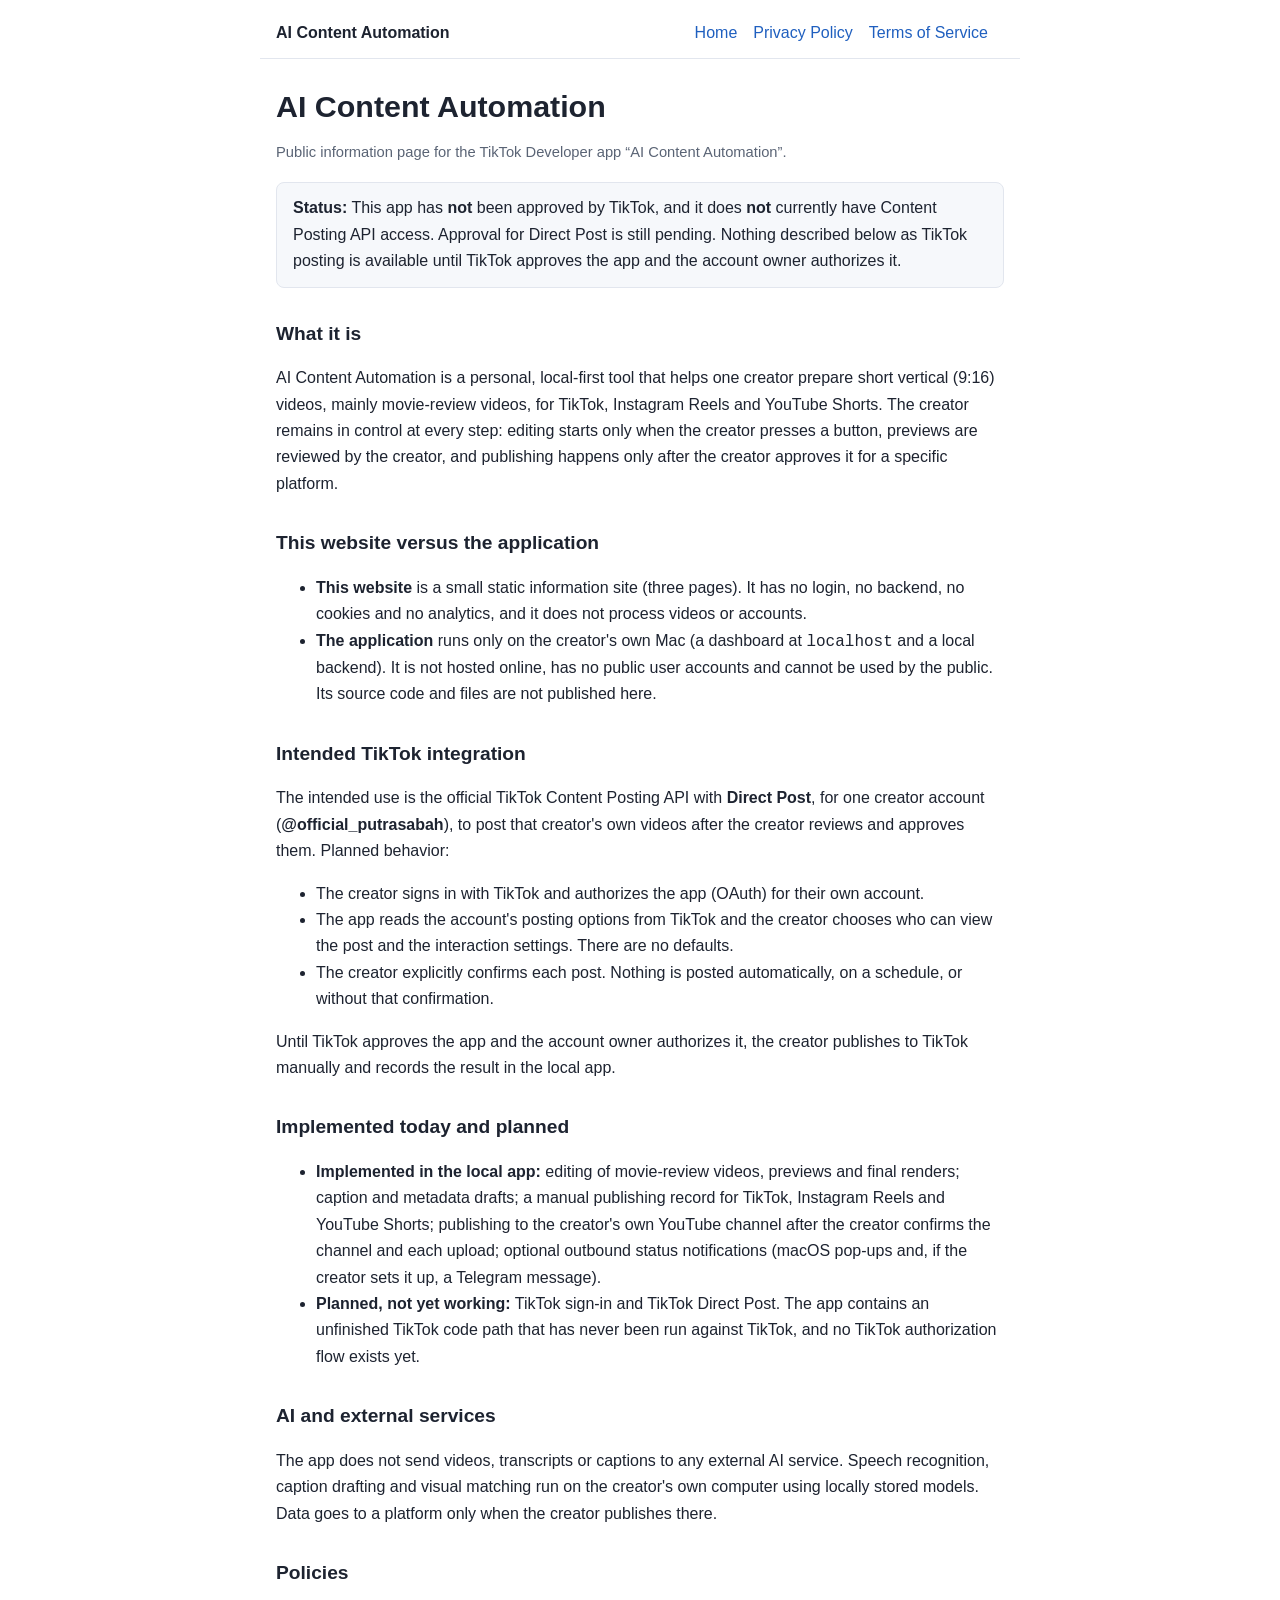
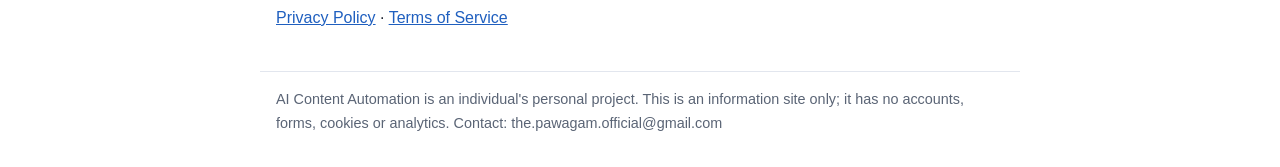
<file: index.html>
<!doctype html>
<html lang="en"><head><meta charset="utf-8"><meta name="viewport" content="width=device-width,initial-scale=1">
<title>AI Content Automation</title><meta name="description" content="A local-first, human-approved tool for preparing short vertical videos."><link rel="stylesheet" href="style.css"></head>
<body><header><a class="brand" href="index.html">AI Content Automation</a><nav><a href="index.html">Home</a><a href="privacy.html">Privacy Policy</a><a href="terms.html">Terms of Service</a></nav></header><main>
<h1>AI Content Automation</h1>
<p class="muted">Public information page for the TikTok Developer app “AI Content Automation”.</p>
<div class="note"><b>Status:</b> This app has <b>not</b> been approved by TikTok, and it does <b>not</b> currently have Content Posting API access. Approval for Direct Post is still pending. Nothing described below as TikTok posting is available until TikTok approves the app and the account owner authorizes it.</div>
<h2>What it is</h2>
<p>AI Content Automation is a personal, local-first tool that helps one creator prepare short vertical (9:16) videos, mainly movie-review videos, for TikTok, Instagram Reels and YouTube Shorts. The creator remains in control at every step: editing starts only when the creator presses a button, previews are reviewed by the creator, and publishing happens only after the creator approves it for a specific platform.</p>
<h2>This website versus the application</h2>
<ul>
<li><b>This website</b> is a small static information site (three pages). It has no login, no backend, no cookies and no analytics, and it does not process videos or accounts.</li>
<li><b>The application</b> runs only on the creator's own Mac (a dashboard at <code>localhost</code> and a local backend). It is not hosted online, has no public user accounts and cannot be used by the public. Its source code and files are not published here.</li>
</ul>
<h2>Intended TikTok integration</h2>
<p>The intended use is the official TikTok Content Posting API with <b>Direct Post</b>, for one creator account (<b>@official_putrasabah</b>), to post that creator's own videos after the creator reviews and approves them. Planned behavior:</p>
<ul>
<li>The creator signs in with TikTok and authorizes the app (OAuth) for their own account.</li>
<li>The app reads the account's posting options from TikTok and the creator chooses who can view the post and the interaction settings. There are no defaults.</li>
<li>The creator explicitly confirms each post. Nothing is posted automatically, on a schedule, or without that confirmation.</li>
</ul>
<p>Until TikTok approves the app and the account owner authorizes it, the creator publishes to TikTok manually and records the result in the local app.</p>
<h2>Implemented today and planned</h2>
<ul>
<li><b>Implemented in the local app:</b> editing of movie-review videos, previews and final renders; caption and metadata drafts; a manual publishing record for TikTok, Instagram Reels and YouTube Shorts; publishing to the creator's own YouTube channel after the creator confirms the channel and each upload; optional outbound status notifications (macOS pop-ups and, if the creator sets it up, a Telegram message).</li>
<li><b>Planned, not yet working:</b> TikTok sign-in and TikTok Direct Post. The app contains an unfinished TikTok code path that has never been run against TikTok, and no TikTok authorization flow exists yet.</li>
</ul>
<h2>AI and external services</h2>
<p>The app does not send videos, transcripts or captions to any external AI service. Speech recognition, caption drafting and visual matching run on the creator's own computer using locally stored models. Data goes to a platform only when the creator publishes there.</p>
<h2>Policies</h2>
<p><a href="privacy.html">Privacy Policy</a> · <a href="terms.html">Terms of Service</a></p>
</main><footer>AI Content Automation is an individual's personal project. This is an information site only; it has no accounts, forms, cookies or analytics. Contact: the.pawagam.official@gmail.com</footer></body></html>
</file>
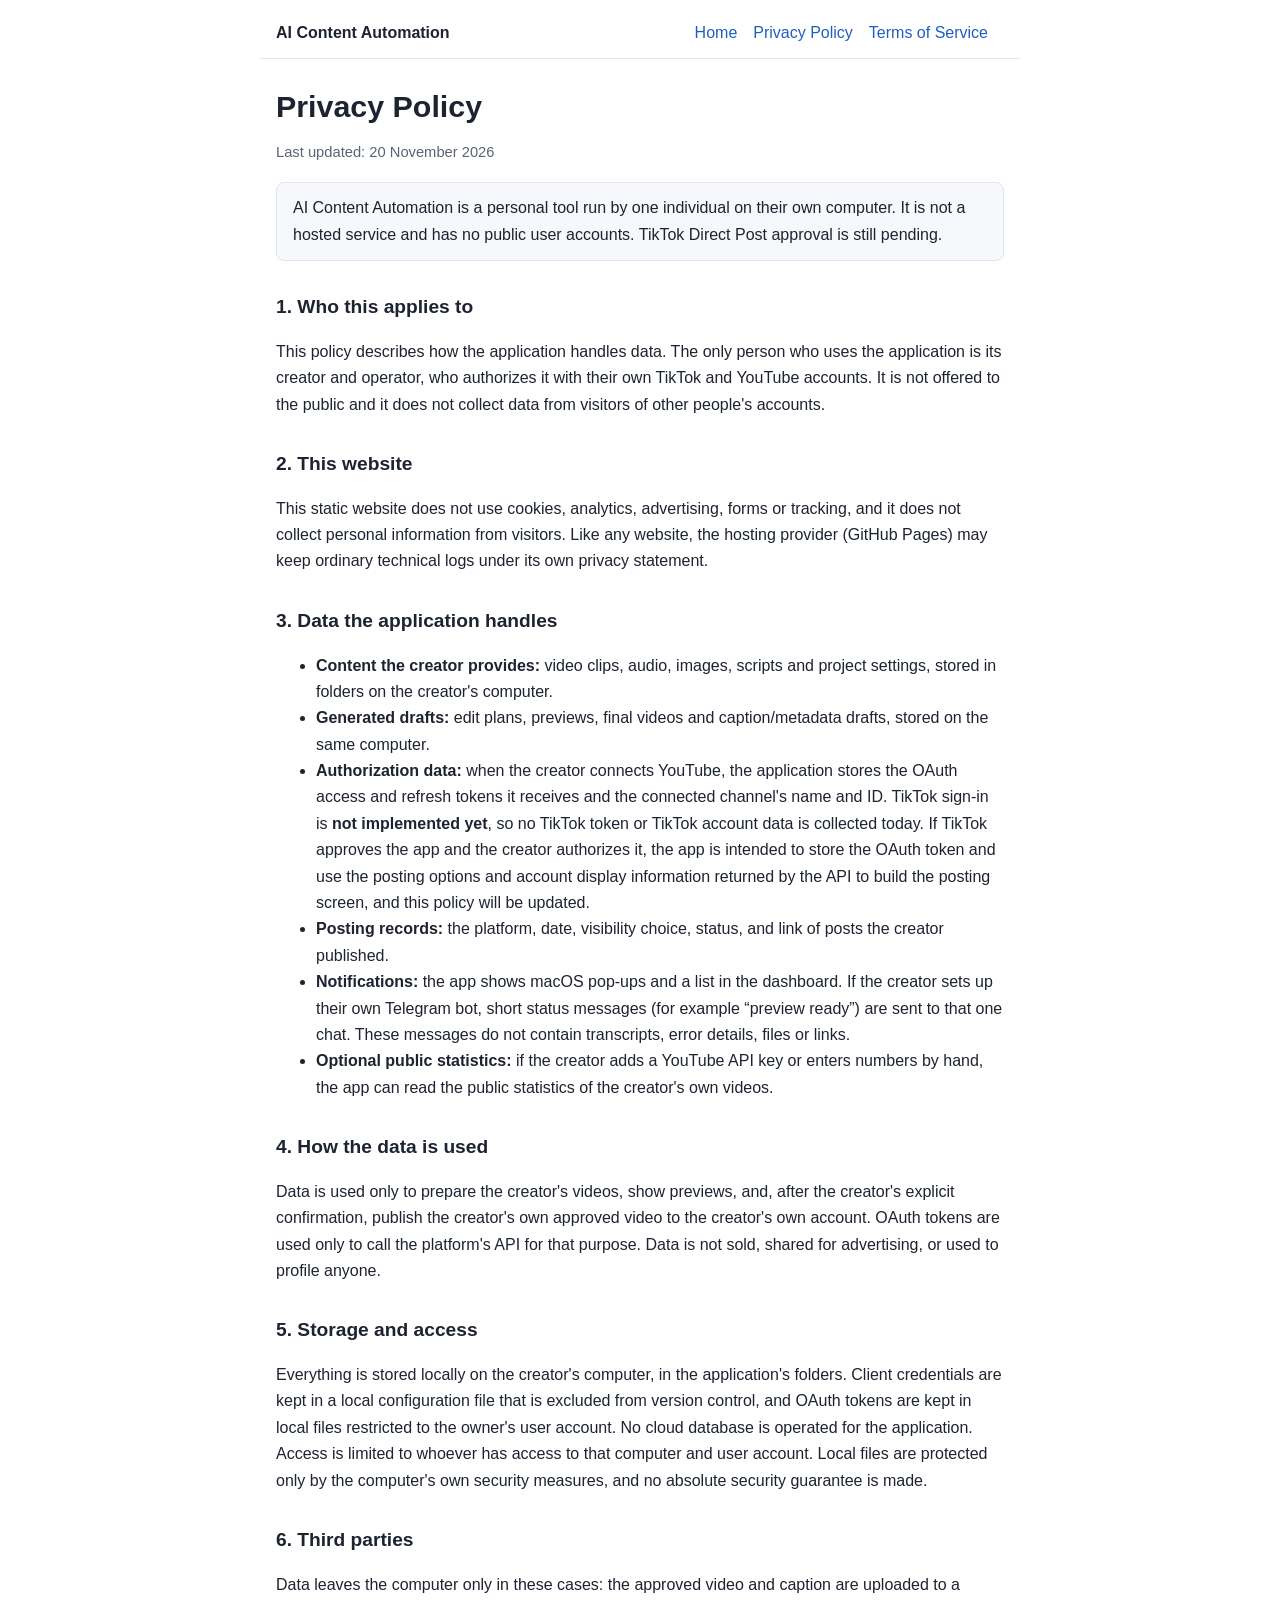
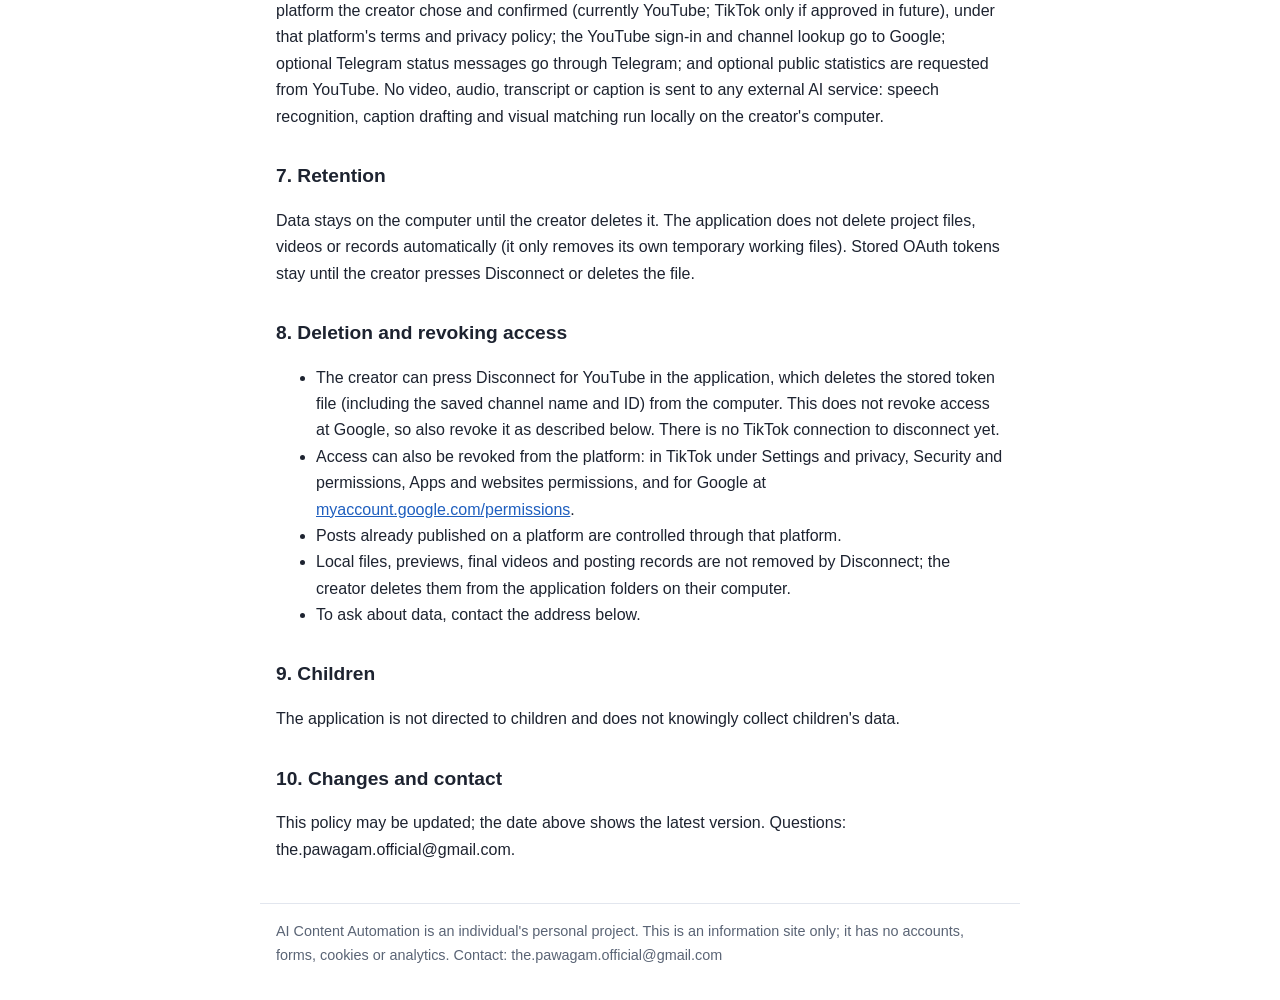
<file: privacy.html>
<!doctype html>
<html lang="en"><head><meta charset="utf-8"><meta name="viewport" content="width=device-width,initial-scale=1">
<title>Privacy Policy – AI Content Automation</title><meta name="description" content="How the AI Content Automation app handles data."><link rel="stylesheet" href="style.css"></head>
<body><header><a class="brand" href="index.html">AI Content Automation</a><nav><a href="index.html">Home</a><a href="privacy.html">Privacy Policy</a><a href="terms.html">Terms of Service</a></nav></header><main>
<h1>Privacy Policy</h1>
<p class="muted">Last updated: 20 November 2026</p>
<div class="note">AI Content Automation is a personal tool run by one individual on their own computer. It is not a hosted service and has no public user accounts. TikTok Direct Post approval is still pending.</div>
<h2>1. Who this applies to</h2>
<p>This policy describes how the application handles data. The only person who uses the application is its creator and operator, who authorizes it with their own TikTok and YouTube accounts. It is not offered to the public and it does not collect data from visitors of other people's accounts.</p>
<h2>2. This website</h2>
<p>This static website does not use cookies, analytics, advertising, forms or tracking, and it does not collect personal information from visitors. Like any website, the hosting provider (GitHub Pages) may keep ordinary technical logs under its own privacy statement.</p>
<h2>3. Data the application handles</h2>
<ul>
<li><b>Content the creator provides:</b> video clips, audio, images, scripts and project settings, stored in folders on the creator's computer.</li>
<li><b>Generated drafts:</b> edit plans, previews, final videos and caption/metadata drafts, stored on the same computer.</li>
<li><b>Authorization data:</b> when the creator connects YouTube, the application stores the OAuth access and refresh tokens it receives and the connected channel's name and ID. TikTok sign-in is <b>not implemented yet</b>, so no TikTok token or TikTok account data is collected today. If TikTok approves the app and the creator authorizes it, the app is intended to store the OAuth token and use the posting options and account display information returned by the API to build the posting screen, and this policy will be updated.</li>
<li><b>Posting records:</b> the platform, date, visibility choice, status, and link of posts the creator published.</li>
<li><b>Notifications:</b> the app shows macOS pop-ups and a list in the dashboard. If the creator sets up their own Telegram bot, short status messages (for example “preview ready”) are sent to that one chat. These messages do not contain transcripts, error details, files or links.</li>
<li><b>Optional public statistics:</b> if the creator adds a YouTube API key or enters numbers by hand, the app can read the public statistics of the creator's own videos.</li>
</ul>
<h2>4. How the data is used</h2>
<p>Data is used only to prepare the creator's videos, show previews, and, after the creator's explicit confirmation, publish the creator's own approved video to the creator's own account. OAuth tokens are used only to call the platform's API for that purpose. Data is not sold, shared for advertising, or used to profile anyone.</p>
<h2>5. Storage and access</h2>
<p>Everything is stored locally on the creator's computer, in the application's folders. Client credentials are kept in a local configuration file that is excluded from version control, and OAuth tokens are kept in local files restricted to the owner's user account. No cloud database is operated for the application. Access is limited to whoever has access to that computer and user account. Local files are protected only by the computer's own security measures, and no absolute security guarantee is made.</p>
<h2>6. Third parties</h2>
<p>Data leaves the computer only in these cases: the approved video and caption are uploaded to a platform the creator chose and confirmed (currently YouTube; TikTok only if approved in future), under that platform's terms and privacy policy; the YouTube sign-in and channel lookup go to Google; optional Telegram status messages go through Telegram; and optional public statistics are requested from YouTube. No video, audio, transcript or caption is sent to any external AI service: speech recognition, caption drafting and visual matching run locally on the creator's computer.</p>
<h2>7. Retention</h2>
<p>Data stays on the computer until the creator deletes it. The application does not delete project files, videos or records automatically (it only removes its own temporary working files). Stored OAuth tokens stay until the creator presses Disconnect or deletes the file.</p>
<h2>8. Deletion and revoking access</h2>
<ul>
<li>The creator can press Disconnect for YouTube in the application, which deletes the stored token file (including the saved channel name and ID) from the computer. This does not revoke access at Google, so also revoke it as described below. There is no TikTok connection to disconnect yet.</li>
<li>Access can also be revoked from the platform: in TikTok under Settings and privacy, Security and permissions, Apps and websites permissions, and for Google at <a href="https://myaccount.google.com/permissions">myaccount.google.com/permissions</a>.</li>
<li>Posts already published on a platform are controlled through that platform.</li>
<li>Local files, previews, final videos and posting records are not removed by Disconnect; the creator deletes them from the application folders on their computer.</li>
<li>To ask about data, contact the address below.</li>
</ul>
<h2>9. Children</h2>
<p>The application is not directed to children and does not knowingly collect children's data.</p>
<h2>10. Changes and contact</h2>
<p>This policy may be updated; the date above shows the latest version. Questions: the.pawagam.official@gmail.com.</p>
</main><footer>AI Content Automation is an individual's personal project. This is an information site only; it has no accounts, forms, cookies or analytics. Contact: the.pawagam.official@gmail.com</footer></body></html>
</file>
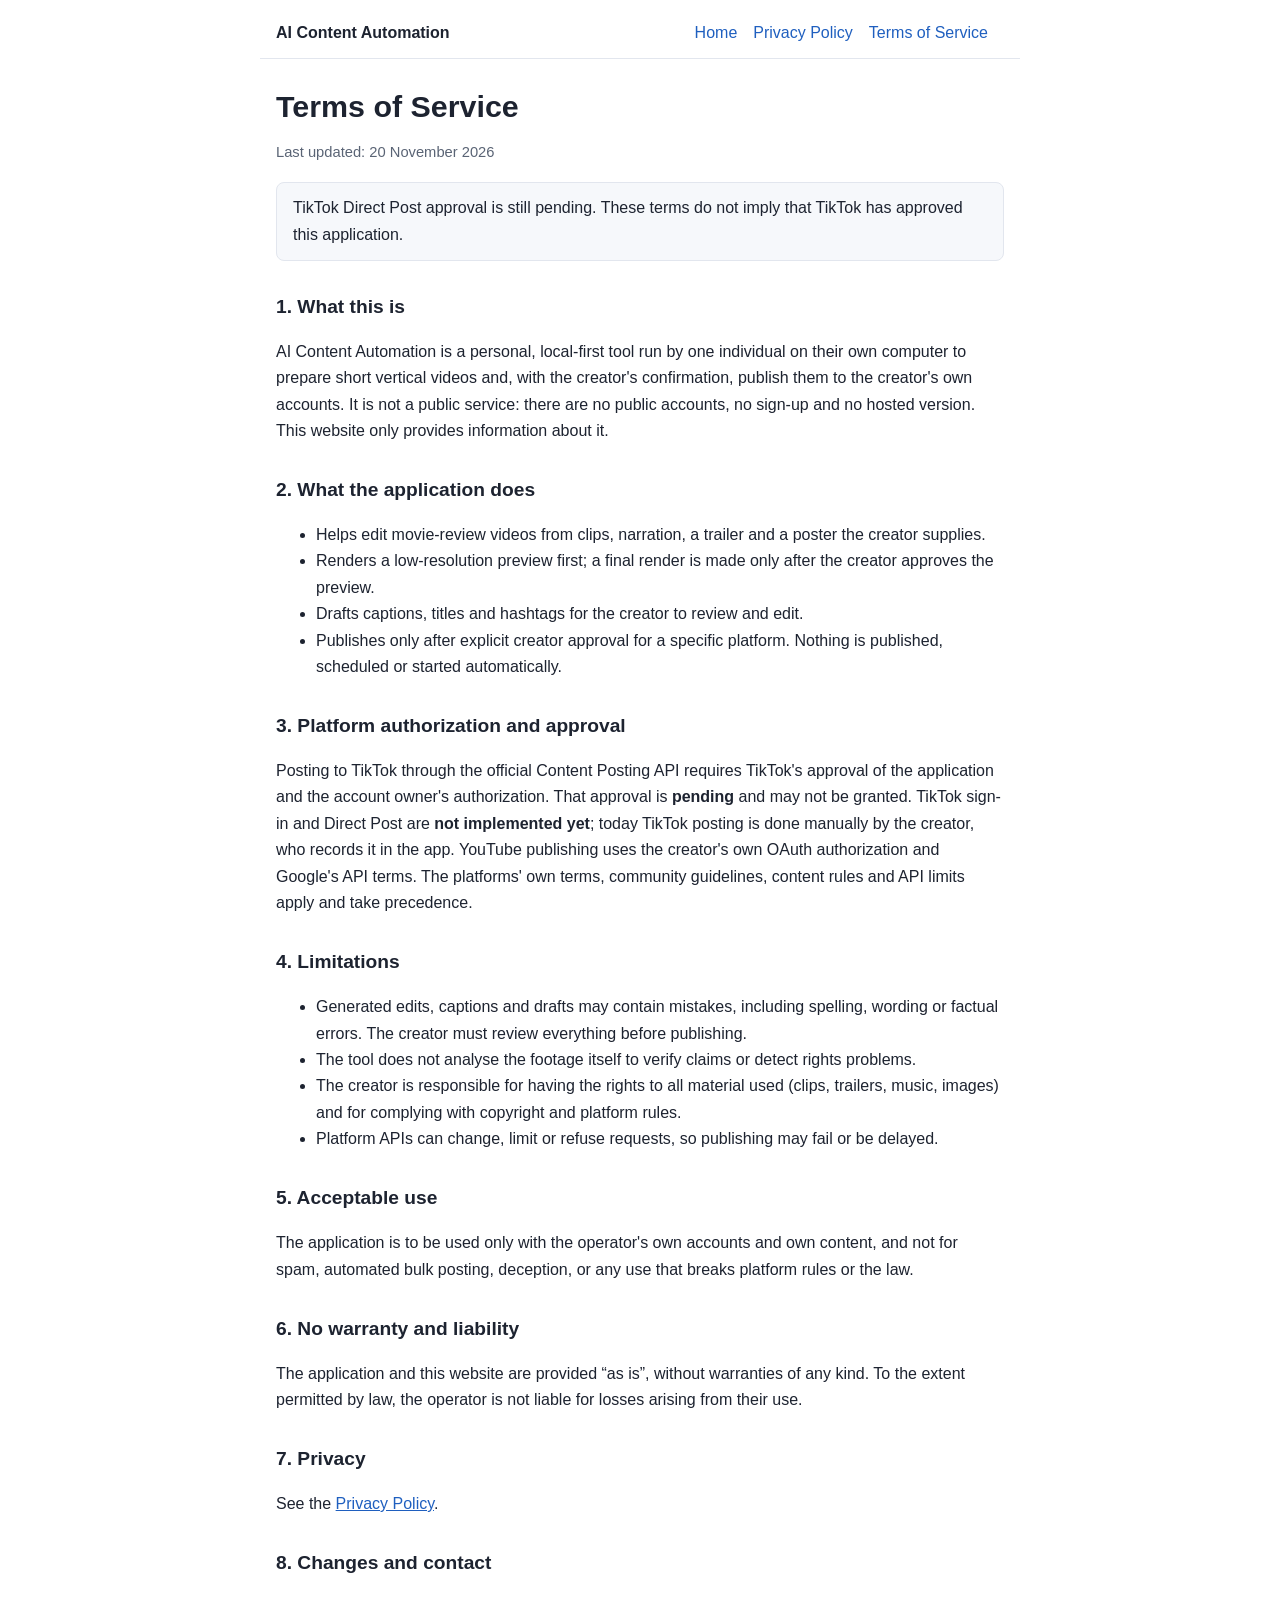
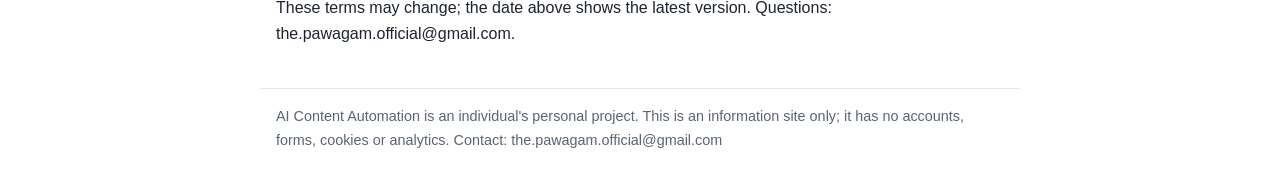
<file: terms.html>
<!doctype html>
<html lang="en"><head><meta charset="utf-8"><meta name="viewport" content="width=device-width,initial-scale=1">
<title>Terms of Service – AI Content Automation</title><meta name="description" content="Terms for the AI Content Automation information site and app."><link rel="stylesheet" href="style.css"></head>
<body><header><a class="brand" href="index.html">AI Content Automation</a><nav><a href="index.html">Home</a><a href="privacy.html">Privacy Policy</a><a href="terms.html">Terms of Service</a></nav></header><main>
<h1>Terms of Service</h1>
<p class="muted">Last updated: 20 November 2026</p>
<div class="note">TikTok Direct Post approval is still pending. These terms do not imply that TikTok has approved this application.</div>
<h2>1. What this is</h2>
<p>AI Content Automation is a personal, local-first tool run by one individual on their own computer to prepare short vertical videos and, with the creator's confirmation, publish them to the creator's own accounts. It is not a public service: there are no public accounts, no sign-up and no hosted version. This website only provides information about it.</p>
<h2>2. What the application does</h2>
<ul>
<li>Helps edit movie-review videos from clips, narration, a trailer and a poster the creator supplies.</li>
<li>Renders a low-resolution preview first; a final render is made only after the creator approves the preview.</li>
<li>Drafts captions, titles and hashtags for the creator to review and edit.</li>
<li>Publishes only after explicit creator approval for a specific platform. Nothing is published, scheduled or started automatically.</li>
</ul>
<h2>3. Platform authorization and approval</h2>
<p>Posting to TikTok through the official Content Posting API requires TikTok's approval of the application and the account owner's authorization. That approval is <b>pending</b> and may not be granted. TikTok sign-in and Direct Post are <b>not implemented yet</b>; today TikTok posting is done manually by the creator, who records it in the app. YouTube publishing uses the creator's own OAuth authorization and Google's API terms. The platforms' own terms, community guidelines, content rules and API limits apply and take precedence.</p>
<h2>4. Limitations</h2>
<ul>
<li>Generated edits, captions and drafts may contain mistakes, including spelling, wording or factual errors. The creator must review everything before publishing.</li>
<li>The tool does not analyse the footage itself to verify claims or detect rights problems.</li>
<li>The creator is responsible for having the rights to all material used (clips, trailers, music, images) and for complying with copyright and platform rules.</li>
<li>Platform APIs can change, limit or refuse requests, so publishing may fail or be delayed.</li>
</ul>
<h2>5. Acceptable use</h2>
<p>The application is to be used only with the operator's own accounts and own content, and not for spam, automated bulk posting, deception, or any use that breaks platform rules or the law.</p>
<h2>6. No warranty and liability</h2>
<p>The application and this website are provided “as is”, without warranties of any kind. To the extent permitted by law, the operator is not liable for losses arising from their use.</p>
<h2>7. Privacy</h2>
<p>See the <a href="privacy.html">Privacy Policy</a>.</p>
<h2>8. Changes and contact</h2>
<p>These terms may change; the date above shows the latest version. Questions: the.pawagam.official@gmail.com.</p>
</main><footer>AI Content Automation is an individual's personal project. This is an information site only; it has no accounts, forms, cookies or analytics. Contact: the.pawagam.official@gmail.com</footer></body></html>
</file>
<file: style.css>
:root{--bg:#fff;--fg:#1d2330;--muted:#5a6475;--line:#e2e6ee;--accent:#1f5fbf;--card:#f6f8fb}
@media (prefers-color-scheme:dark){:root{--bg:#10141c;--fg:#e8ebf2;--muted:#9aa4b6;--line:#262d3b;--accent:#7fb0ff;--card:#171c27}}
*{box-sizing:border-box}
body{margin:0;background:var(--bg);color:var(--fg);font:16px/1.65 -apple-system,BlinkMacSystemFont,"Segoe UI",Roboto,Helvetica,Arial,sans-serif}
header,main,footer{max-width:760px;margin:0 auto;padding:0 16px}
header{padding-top:20px;padding-bottom:12px;border-bottom:1px solid var(--line);display:flex;flex-wrap:wrap;gap:8px 20px;align-items:baseline;justify-content:space-between}
header .brand{font-weight:700;color:var(--fg);text-decoration:none}
nav a{margin-right:16px;color:var(--accent);text-decoration:none}
nav a:hover{text-decoration:underline}
h1{font-size:1.9rem;line-height:1.25;margin:28px 0 8px}
h2{font-size:1.2rem;margin:30px 0 6px}
p,li{color:var(--fg)}
.muted{color:var(--muted);font-size:.92rem}
.note{background:var(--card);border:1px solid var(--line);border-radius:8px;padding:12px 16px;margin:18px 0}
a{color:var(--accent)}
footer{margin-top:40px;padding-top:16px;padding-bottom:32px;border-top:1px solid var(--line);color:var(--muted);font-size:.9rem}
</file>
